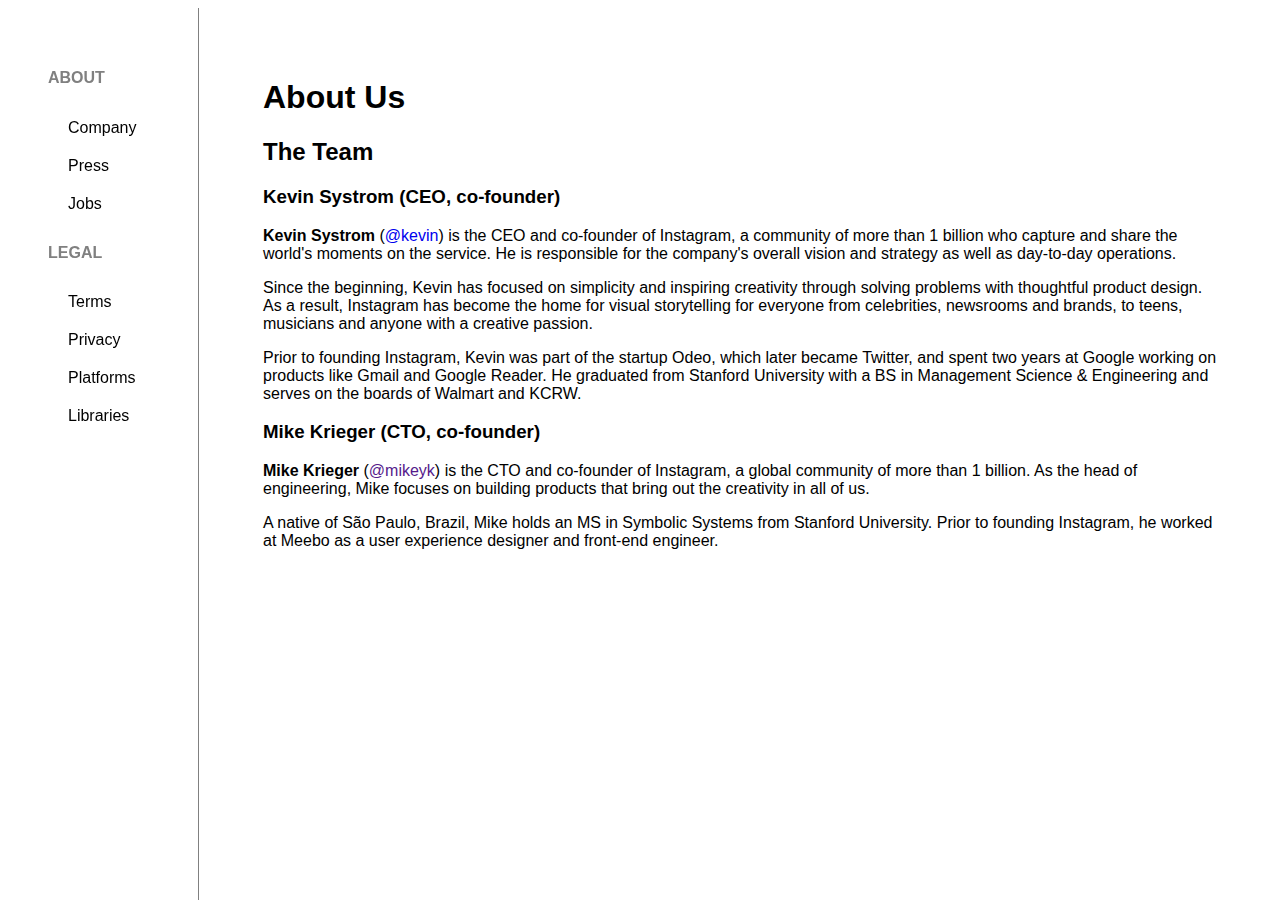
<file: instagram/index.html>
<!-- Markup this content with HTML here -->
<!DOCTYPE html>

<html>

<head>

    <title>Instagram</title>
    <link rel="stylesheet" type="text/css" href="styles.css">

</head>

<body>

    <div class="navbar">

        <h4>ABOUT</h4>
        <a href="#">Company</a>
        <a href="#">Press</a>
        <a href="#">Jobs</a>

        <h4>LEGAL</h4>
        <a href="#">Terms</a>
        <a href="#">Privacy</a>
        <a href="#">Platforms</a>
        <a href="#">Libraries</a>

    </div>

    <div class="main">

        <h1> About Us </h1>
        <h2>The Team</h2>

        <h3>Kevin Systrom (CEO, co-founder)</h3>

        <p><strong>Kevin Systrom</strong> (<a href="#">@kevin</a>) is the CEO and co-founder of Instagram, a community of more than 1 billion who capture and share the world's moments on the service. He is responsible for the company's overall vision and strategy as well as day-to-day operations.</p>

        <p>Since the beginning, Kevin has focused on simplicity and inspiring creativity through solving problems with thoughtful product design. As a result, Instagram has become the home for visual storytelling for everyone from celebrities, newsrooms and brands, to teens, musicians and anyone with a creative passion.</p>

        <p>Prior to founding Instagram, Kevin was part of the startup Odeo, which later became Twitter, and spent two years at Google working on products like Gmail and Google Reader. He graduated from Stanford University with a BS in Management Science &amp; Engineering and serves on the boards of Walmart and KCRW.</p>


        <h3>Mike Krieger (CTO, co-founder)</h3>

        <p><strong>Mike Krieger</strong> (<a href="">@mikeyk</a>) is the CTO and co-founder of Instagram, a global community of more than 1 billion. As the head of engineering, Mike focuses on building products that bring out the creativity in all of us.</p>

        <p>A native of São Paulo, Brazil, Mike holds an MS in Symbolic Systems from Stanford University. Prior to founding Instagram, he worked at Meebo as a user experience designer and front-end engineer.</p>

    </div>
</body>

</html>
</file>
<file: instagram/styles.css>
/* Add your CSS here */
.navbar{

    height:100%;
    position: fixed;
    width:150px;
    padding:40px;
    padding-right: 0px;
    color:gray;
    font-family: sans-serif;
    border-right-width: 1px;
    border-right-style: solid;
}
.navbar a{

    color:black;
    display: block;
    padding: 10px 20px 10px 20px;
    font-family: sans-serif;
}
.navbar a:hover{

    background-color:#D7DBDD;
    margin-left: 15px;


}

.main{

    font-family: sans-serif;
    margin-left:205px;
    padding:50px;


}

a{
    text-decoration: none;
}
</file>
